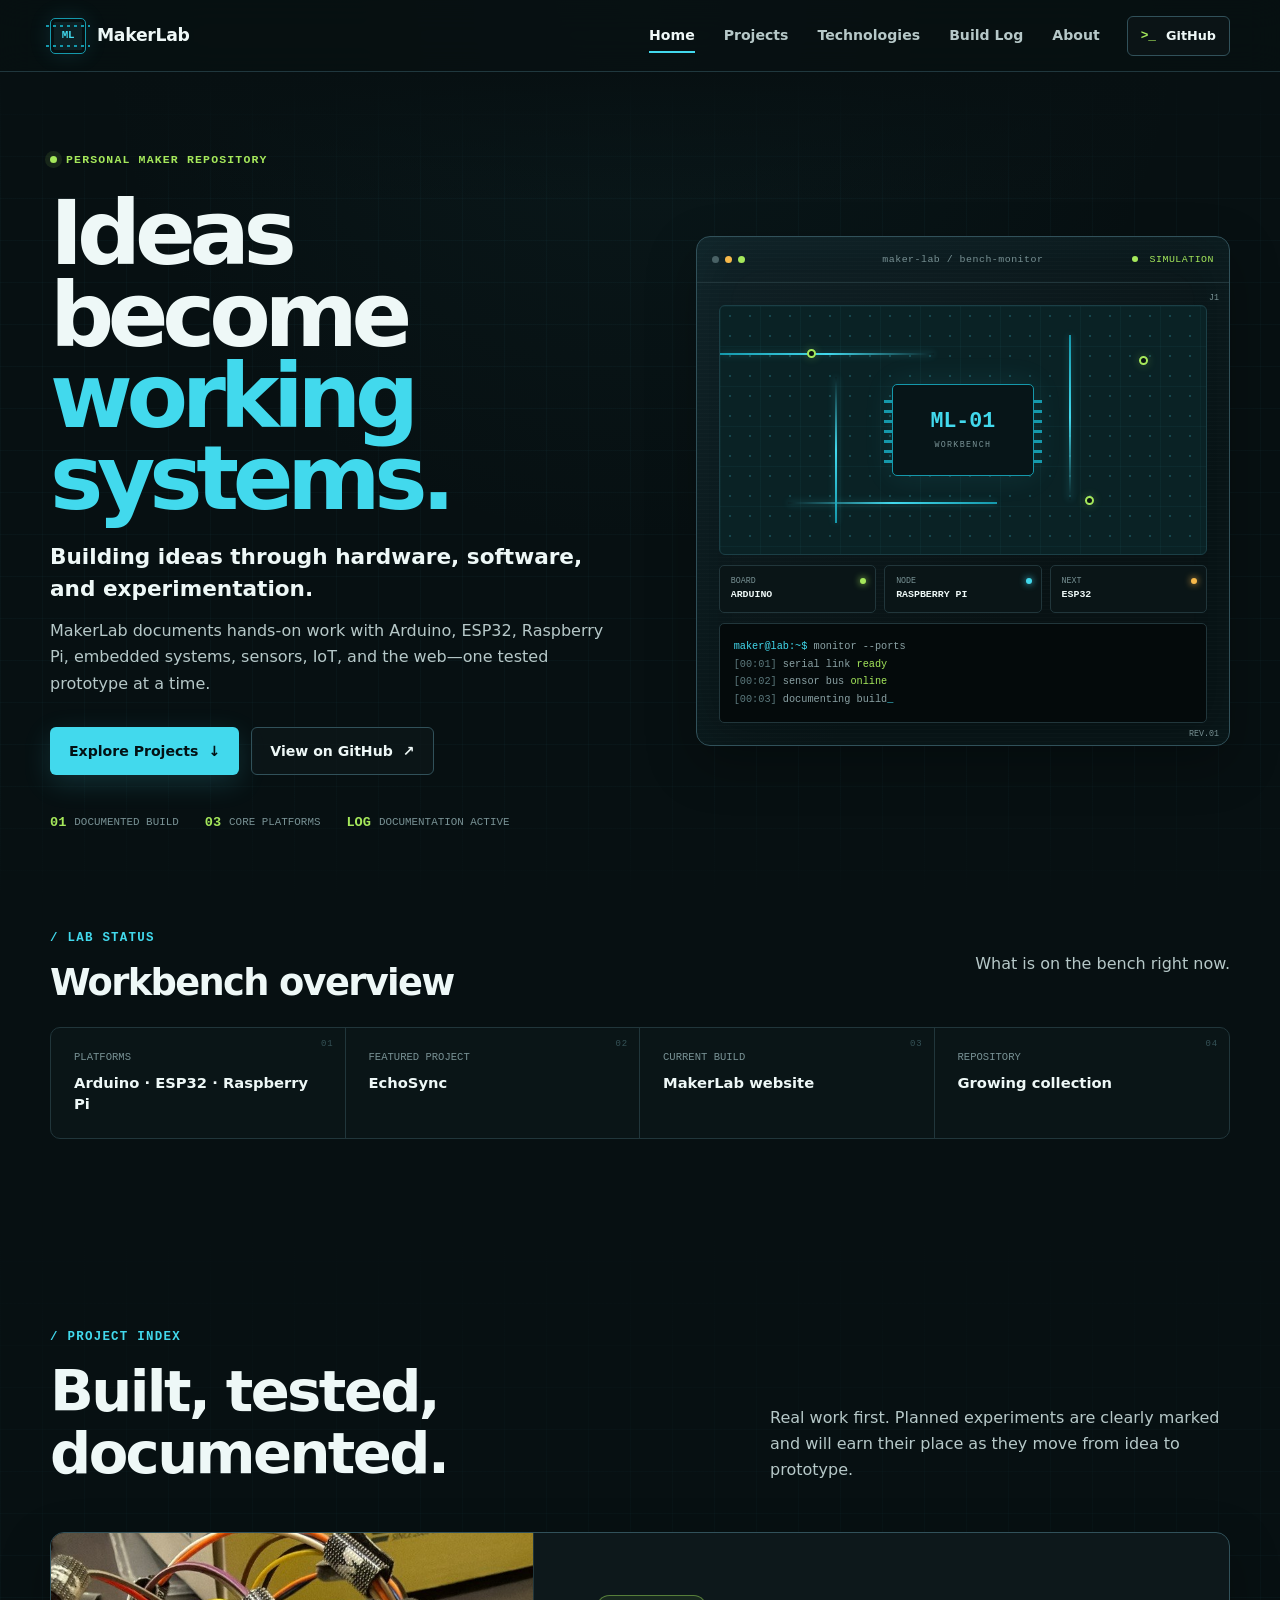
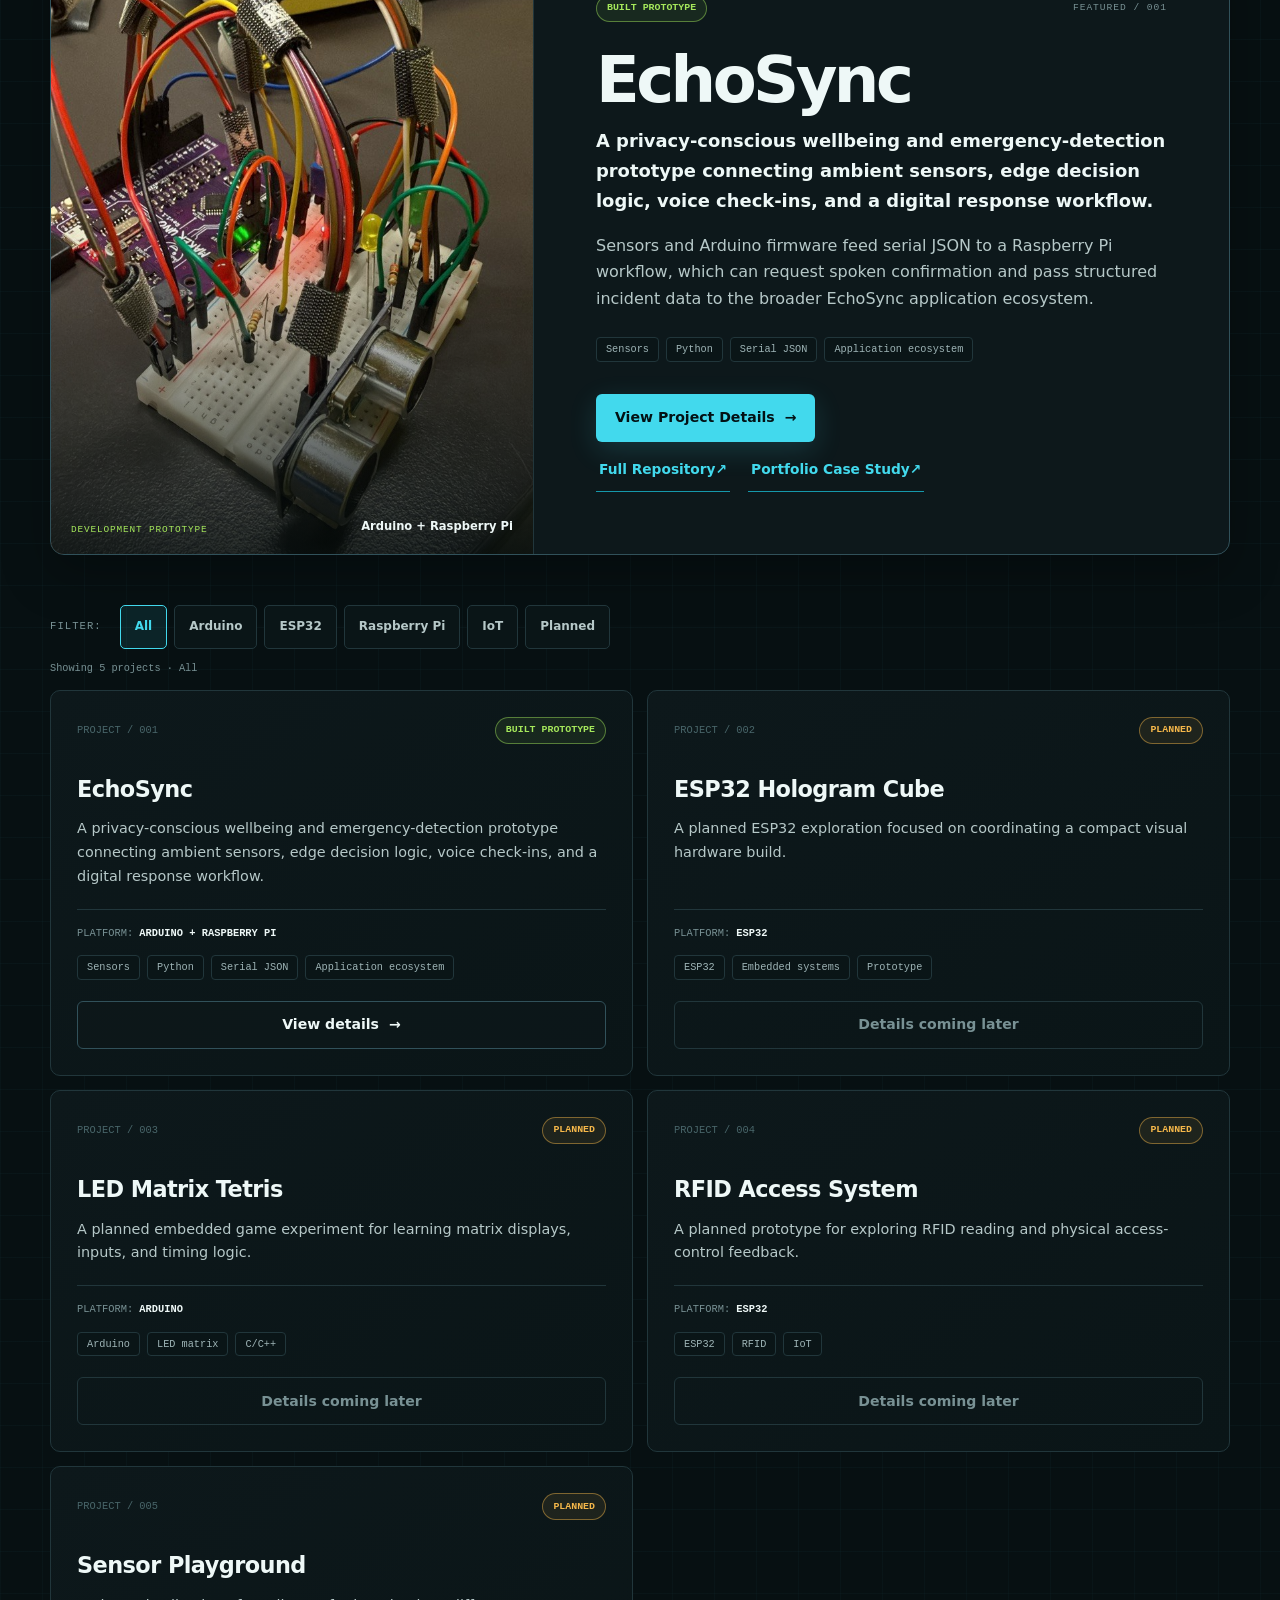
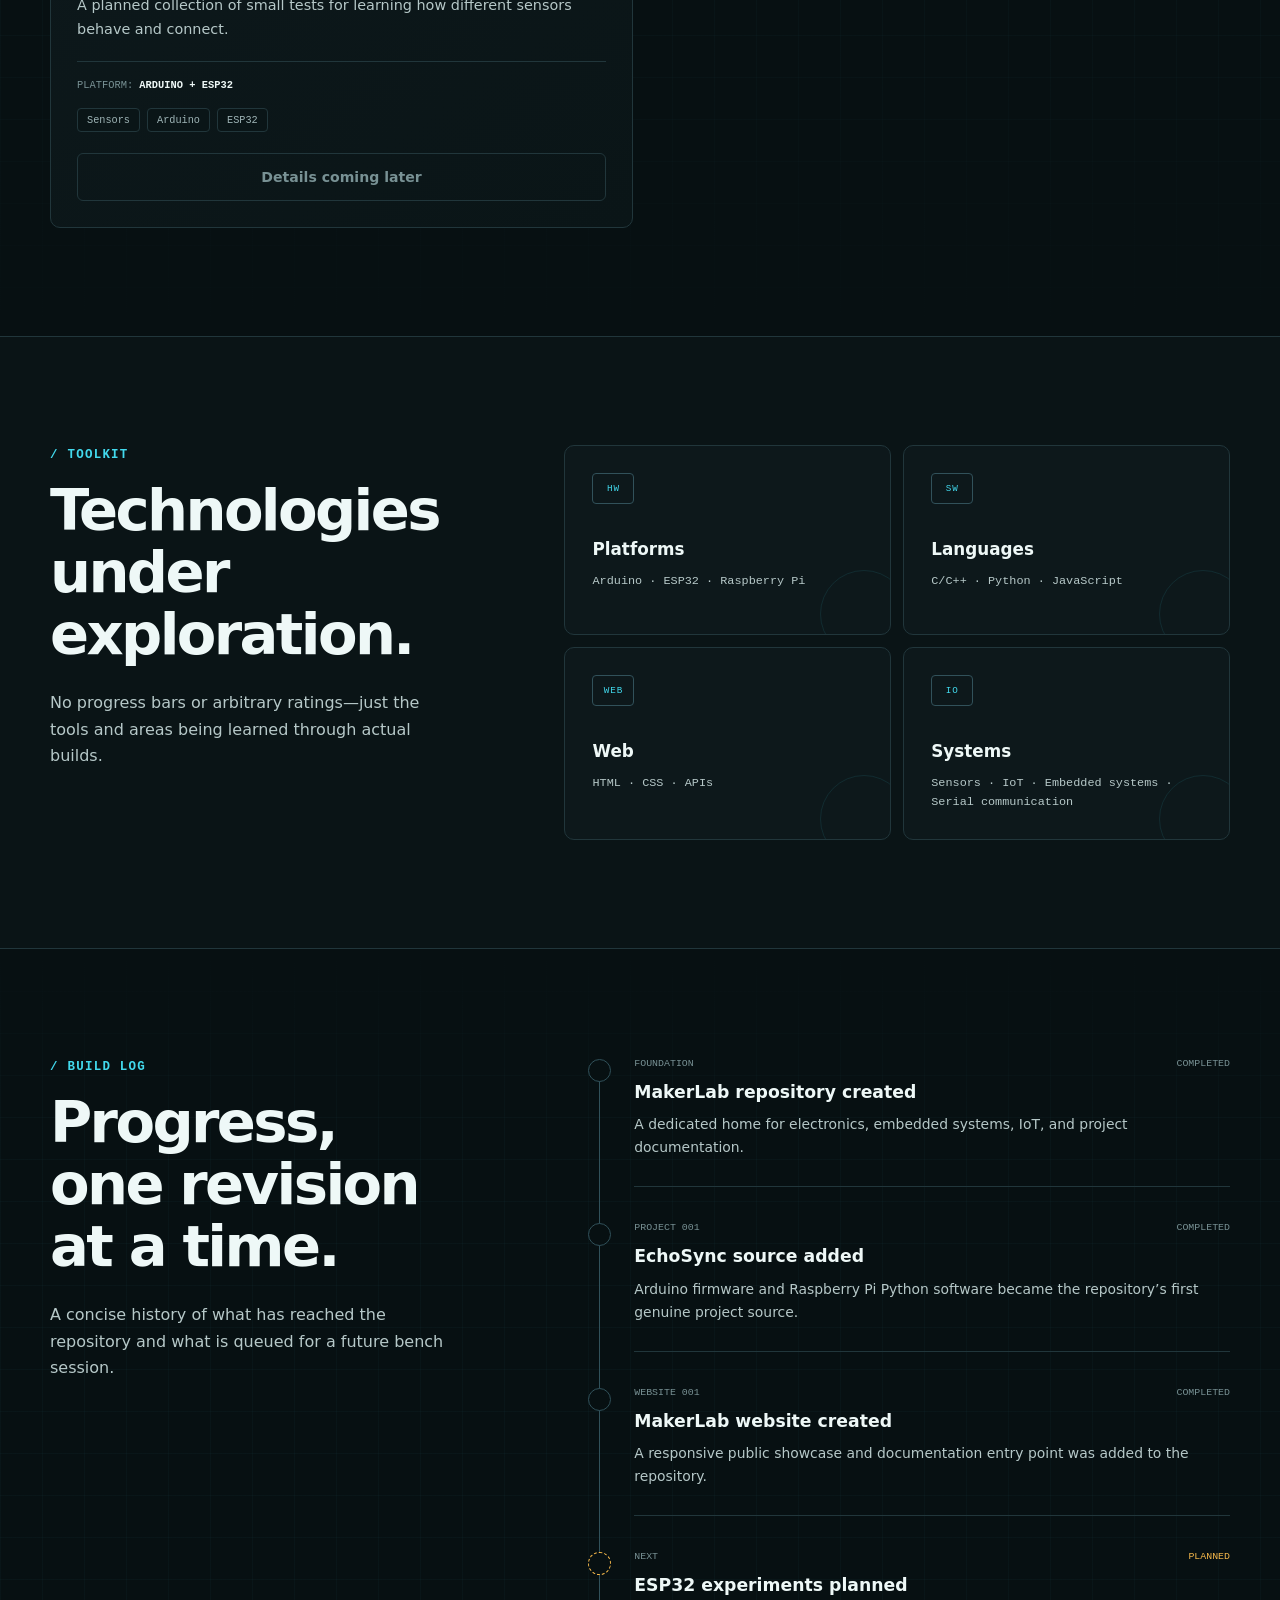
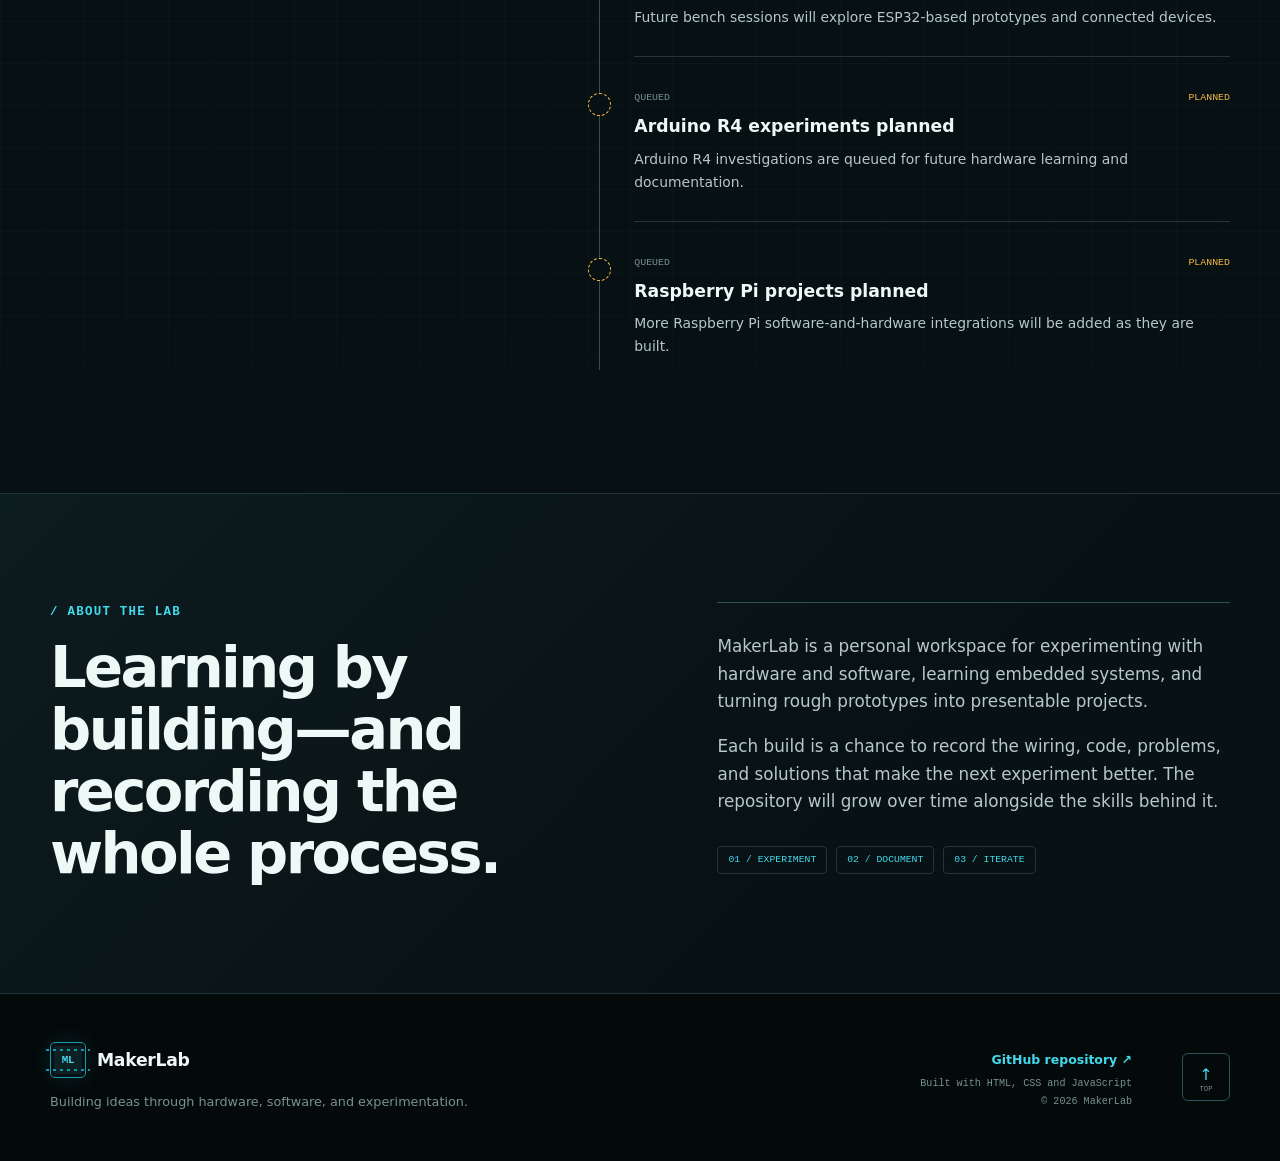
<file: index.html>
<!doctype html>
<html lang="en">
<head>
  <meta charset="utf-8">
  <meta name="viewport" content="width=device-width, initial-scale=1">
  <meta name="description" content="Maker-Lab documents hands-on Arduino, ESP32, Raspberry Pi, embedded systems, IoT, and web experiments.">
  <meta name="theme-color" content="#081113">
  <title>Maker-Lab | Hardware, software &amp; experiments</title>
  <link rel="icon" href="assets/icons/favicon.svg" type="image/svg+xml">
  <link rel="stylesheet" href="css/styles.css">
</head>
<body>
  <a class="skip-link" href="#main-content">Skip to content</a>

  <header class="site-header" data-site-header>
    <nav class="nav-shell container" aria-label="Primary navigation">
      <a class="brand" href="/#home" aria-label="Maker-Lab home">
        <span class="brand-mark" aria-hidden="true"><span>ML</span></span>
        <span class="brand-name">MakerLab</span>
      </a>

      <button class="nav-toggle" type="button" aria-expanded="false" aria-controls="primary-menu" aria-label="Open navigation menu">
        <span></span><span></span><span></span>
      </button>

      <div class="nav-menu" id="primary-menu">
        <a class="nav-link is-active" href="/#home">Home</a>
        <a class="nav-link" href="/#projects">Projects</a>
        <a class="nav-link" href="/#technologies">Technologies</a>
        <a class="nav-link" href="/#build-log">Build Log</a>
        <a class="nav-link" href="/#about">About</a>
        <a class="button button-small button-ghost github-link" href="https://github.com/feliciatanxl/MakerLab" target="_blank" rel="noreferrer">
          <span class="terminal-icon" aria-hidden="true">&gt;_</span> GitHub
        </a>
      </div>
    </nav>
  </header>

  <main id="main-content">
    <section class="hero section-grid" id="home" aria-labelledby="hero-title">
      <div class="container hero-layout">
        <div class="hero-copy">
          <p class="eyebrow"><span class="status-dot"></span> Personal maker repository</p>
          <h1 id="hero-title">Ideas become<br><span class="accent-text">working systems.</span></h1>
          <p class="hero-tagline">Building ideas through hardware, software, and experimentation.</p>
          <p class="hero-intro">MakerLab documents hands-on work with Arduino, ESP32, Raspberry Pi, embedded systems, sensors, IoT, and the web—one tested prototype at a time.</p>
          <div class="hero-actions">
            <a class="button button-primary" href="/#projects">Explore Projects <span aria-hidden="true">↓</span></a>
            <a class="button button-secondary" href="https://github.com/feliciatanxl/MakerLab" target="_blank" rel="noreferrer">View on GitHub <span aria-hidden="true">↗</span></a>
          </div>
          <div class="hero-meta" aria-label="Repository highlights">
            <span><b>01</b> documented build</span>
            <span><b>03</b> core platforms</span>
            <span><b>LOG</b> documentation active</span>
          </div>
        </div>

        <div class="workbench" aria-label="Decorative simulated electronics workbench display">
          <div class="workbench-topbar">
            <span class="window-controls" aria-hidden="true"><i></i><i></i><i></i></span>
            <span>maker-lab / bench-monitor</span>
            <span class="bench-live"><i></i> SIMULATION</span>
          </div>
          <div class="workbench-body">
            <div class="board-map" aria-hidden="true">
              <span class="trace trace-a"></span>
              <span class="trace trace-b"></span>
              <span class="trace trace-c"></span>
              <span class="trace trace-d"></span>
              <span class="trace-node node-a"></span>
              <span class="trace-node node-b"></span>
              <span class="trace-node node-c"></span>
              <div class="chip">
                <span>ML-01</span>
                <small>WORKBENCH</small>
              </div>
            </div>
            <div class="readout-grid">
              <div class="readout"><span>BOARD</span><strong>ARDUINO</strong><i class="led led-green"></i></div>
              <div class="readout"><span>NODE</span><strong>RASPBERRY PI</strong><i class="led led-cyan"></i></div>
              <div class="readout"><span>NEXT</span><strong>ESP32</strong><i class="led led-amber"></i></div>
            </div>
            <div class="terminal" aria-hidden="true">
              <p><span class="prompt">maker@lab:~$</span> monitor --ports</p>
              <p><span class="term-time">[00:01]</span> serial link <b>ready</b></p>
              <p><span class="term-time">[00:02]</span> sensor bus <b>online</b></p>
              <p><span class="term-time">[00:03]</span> documenting build<span class="cursor">_</span></p>
            </div>
          </div>
          <span class="corner-label corner-label-top">J1</span>
          <span class="corner-label corner-label-bottom">REV.01</span>
        </div>
      </div>
    </section>

    <section class="lab-overview" aria-labelledby="overview-title">
      <div class="container">
        <div class="section-heading compact-heading">
          <div>
            <p class="section-kicker">/ LAB STATUS</p>
            <h2 id="overview-title">Workbench overview</h2>
          </div>
          <p>What is on the bench right now.</p>
        </div>
        <div class="overview-grid">
          <article class="overview-card"><span class="card-index">01</span><p>Platforms</p><h3>Arduino · ESP32 · Raspberry Pi</h3></article>
          <article class="overview-card"><span class="card-index">02</span><p>Featured project</p><h3>EchoSync</h3></article>
          <article class="overview-card"><span class="card-index">03</span><p>Current build</p><h3>MakerLab website</h3></article>
          <article class="overview-card"><span class="card-index">04</span><p>Repository</p><h3>Growing collection</h3></article>
        </div>
      </div>
    </section>

    <section class="section section-grid" id="projects" aria-labelledby="projects-title">
      <div class="container">
        <div class="section-heading">
          <div>
            <p class="section-kicker">/ PROJECT INDEX</p>
            <h2 id="projects-title">Built, tested, documented.</h2>
          </div>
          <p>Real work first. Planned experiments are clearly marked and will earn their place as they move from idea to prototype.</p>
        </div>

        <article class="featured-project" aria-labelledby="featured-project-title" data-featured-project="echosync"></article>

        <div class="project-browser">
          <div class="filter-row" role="group" aria-label="Filter projects by platform or status">
            <span class="filter-label">FILTER:</span>
            <div class="filter-controls" data-project-filters></div>
          </div>
          <p class="results-status" data-filter-status aria-live="polite"></p>
          <div class="projects-grid" data-project-grid></div>
          <noscript><p class="notice">Enable JavaScript to view and filter the project index. EchoSync remains available above.</p></noscript>
        </div>
      </div>
    </section>

    <section class="section technologies-section" id="technologies" aria-labelledby="technologies-title">
      <div class="container technologies-layout">
        <div class="section-heading vertical-heading">
          <div>
            <p class="section-kicker">/ TOOLKIT</p>
            <h2 id="technologies-title">Technologies under exploration.</h2>
          </div>
          <p>No progress bars or arbitrary ratings—just the tools and areas being learned through actual builds.</p>
        </div>
        <div class="technology-grid">
          <article class="technology-card"><span class="tech-code">HW</span><h3>Platforms</h3><p>Arduino · ESP32 · Raspberry Pi</p></article>
          <article class="technology-card"><span class="tech-code">SW</span><h3>Languages</h3><p>C/C++ · Python · JavaScript</p></article>
          <article class="technology-card"><span class="tech-code">WEB</span><h3>Web</h3><p>HTML · CSS · APIs</p></article>
          <article class="technology-card"><span class="tech-code">IO</span><h3>Systems</h3><p>Sensors · IoT · Embedded systems · Serial communication</p></article>
        </div>
      </div>
    </section>

    <section class="section section-grid" id="build-log" aria-labelledby="build-log-title">
      <div class="container build-log-layout">
        <div class="section-heading vertical-heading sticky-heading">
          <div>
            <p class="section-kicker">/ BUILD LOG</p>
            <h2 id="build-log-title">Progress, one revision at a time.</h2>
          </div>
          <p>A concise history of what has reached the repository and what is queued for a future bench session.</p>
        </div>
        <ol class="timeline" data-build-log></ol>
      </div>
    </section>

    <section class="section about-section" id="about" aria-labelledby="about-title">
      <div class="container about-layout">
        <div>
          <p class="section-kicker">/ ABOUT THE LAB</p>
          <h2 id="about-title">Learning by building—and recording the whole process.</h2>
        </div>
        <div class="about-copy">
          <p>MakerLab is a personal workspace for experimenting with hardware and software, learning embedded systems, and turning rough prototypes into presentable projects.</p>
          <p>Each build is a chance to record the wiring, code, problems, and solutions that make the next experiment better. The repository will grow over time alongside the skills behind it.</p>
          <div class="about-values" aria-label="Maker-Lab principles">
            <span>01 / EXPERIMENT</span><span>02 / DOCUMENT</span><span>03 / ITERATE</span>
          </div>
        </div>
      </div>
    </section>
  </main>

  <footer class="site-footer">
    <div class="container footer-grid">
      <div>
        <a class="brand footer-brand" href="/#home" aria-label="Back to Maker-Lab home">
          <span class="brand-mark" aria-hidden="true"><span>ML</span></span><span class="brand-name">MakerLab</span>
        </a>
        <p>Building ideas through hardware, software, and experimentation.</p>
      </div>
      <div class="footer-meta">
        <a href="https://github.com/feliciatanxl/MakerLab" target="_blank" rel="noreferrer">GitHub repository <span aria-hidden="true">↗</span></a>
        <p>Built with HTML, CSS and JavaScript</p>
        <p>© <span data-current-year></span> MakerLab</p>
      </div>
      <a class="back-to-top" href="/#home" aria-label="Back to top">↑<span>TOP</span></a>
    </div>
  </footer>

  <script src="js/projects-data.js"></script>
  <script src="js/app.js"></script>
</body>
</html>
</file>
<file: css/styles.css>
/* Maker-Lab shared design system */
:root {
  color-scheme: dark;
  --bg: #071012;
  --bg-deep: #04090a;
  --surface: #0d181b;
  --surface-raised: #122125;
  --surface-soft: #0a1517;
  --border: #21363b;
  --border-bright: #31515a;
  --text: #eef8f7;
  --text-soft: #b6c8c8;
  --muted: #789194;
  --cyan: #42d9ed;
  --cyan-dark: #1598ab;
  --lime: #a5e85b;
  --amber: #f6b84a;
  --danger: #ff7e67;
  --shadow: 0 18px 50px rgb(0 0 0 / 28%);
  --glow: 0 0 22px rgb(66 217 237 / 13%);
  --radius-sm: 6px;
  --radius: 10px;
  --radius-lg: 14px;
  --container: 1180px;
  --nav-height: 72px;
  --font-sans: Inter, ui-sans-serif, system-ui, -apple-system, BlinkMacSystemFont, "Segoe UI", sans-serif;
  --font-mono: "Cascadia Code", "SFMono-Regular", Consolas, "Liberation Mono", monospace;
}

*, *::before, *::after { box-sizing: border-box; }

html {
  scroll-behavior: smooth;
  scroll-padding-top: calc(var(--nav-height) + 20px);
}

body {
  margin: 0;
  min-width: min(320px, 100%);
  overflow-x: hidden;
  background:
    radial-gradient(circle at 50% 0, rgb(32 89 95 / 12%), transparent 34rem),
    var(--bg);
  color: var(--text);
  font-family: var(--font-sans);
  line-height: 1.65;
  -webkit-font-smoothing: antialiased;
}

body.menu-open { overflow: hidden; }

a { color: inherit; text-decoration: none; }
button, a { -webkit-tap-highlight-color: transparent; }
button, input { font: inherit; }
img, svg { display: block; max-width: 100%; }
p, h1, h2, h3 { margin-top: 0; }

:focus-visible {
  outline: 3px solid var(--lime);
  outline-offset: 4px;
}

::selection { background: var(--cyan); color: var(--bg-deep); }

.container { width: min(calc(100% - 40px), var(--container)); margin-inline: auto; }

.skip-link {
  position: fixed;
  z-index: 1000;
  top: 12px;
  left: 12px;
  padding: 10px 16px;
  transform: translateY(-160%);
  border-radius: var(--radius-sm);
  background: var(--lime);
  color: var(--bg-deep);
  font-weight: 800;
}

.skip-link:focus { transform: translateY(0); }

.section { padding: 108px 0; }

.section-grid {
  position: relative;
  background-image:
    linear-gradient(rgb(66 217 237 / 3%) 1px, transparent 1px),
    linear-gradient(90deg, rgb(66 217 237 / 3%) 1px, transparent 1px);
  background-size: 42px 42px;
}

.section-grid::after {
  position: absolute;
  inset: 0;
  pointer-events: none;
  content: "";
  background: linear-gradient(180deg, var(--bg) 0, transparent 16%, transparent 84%, var(--bg) 100%);
}

.section-grid > .container { position: relative; z-index: 1; }

.section-kicker,
.eyebrow,
.filter-label,
.project-code,
.card-index,
.tech-code {
  font-family: var(--font-mono);
  letter-spacing: .1em;
  text-transform: uppercase;
}

.section-kicker {
  margin-bottom: 14px;
  color: var(--cyan);
  font-size: .78rem;
  font-weight: 700;
}

.section-heading {
  display: flex;
  align-items: end;
  justify-content: space-between;
  gap: 48px;
  margin-bottom: 46px;
}

.section-heading h2,
.about-layout h2 {
  max-width: 760px;
  margin-bottom: 0;
  font-size: clamp(2rem, 4.5vw, 3.6rem);
  line-height: 1.08;
  letter-spacing: -.045em;
}

.section-heading > p,
.vertical-heading > div + p {
  max-width: 460px;
  margin-bottom: 2px;
  color: var(--text-soft);
}

.vertical-heading { display: block; }
.vertical-heading h2 { margin-bottom: 24px; }

/* Navigation */
.site-header {
  position: sticky;
  z-index: 100;
  top: 0;
  height: var(--nav-height);
  border-bottom: 1px solid rgb(49 81 90 / 62%);
  background: rgb(7 16 18 / 88%);
  backdrop-filter: blur(16px);
}

.nav-shell { display: flex; align-items: center; justify-content: space-between; height: 100%; }
.brand { display: inline-flex; align-items: center; gap: 11px; font-weight: 800; letter-spacing: -.02em; }

.brand-mark {
  position: relative;
  display: grid;
  width: 36px;
  height: 36px;
  place-items: center;
  border: 1px solid var(--cyan-dark);
  border-radius: 5px;
  background: #0d2024;
  box-shadow: inset 0 0 0 3px var(--bg), var(--glow);
  color: var(--cyan);
  font: 700 .68rem/1 var(--font-mono);
}

.brand-mark::before,
.brand-mark::after {
  position: absolute;
  width: 44px;
  height: 2px;
  background: repeating-linear-gradient(90deg, var(--cyan-dark) 0 3px, transparent 3px 7px);
  content: "";
}

.brand-mark::before { top: 6px; }
.brand-mark::after { bottom: 6px; }
.brand-mark span { position: relative; z-index: 1; }
.brand-name { font-size: 1.08rem; }
.nav-menu { display: flex; align-items: center; gap: 5px; }

.nav-link {
  position: relative;
  padding: 10px 12px;
  color: var(--text-soft);
  font-size: .88rem;
  font-weight: 650;
}

.nav-link::after {
  position: absolute;
  right: 12px;
  bottom: 4px;
  left: 12px;
  height: 2px;
  transform: scaleX(0);
  background: var(--cyan);
  content: "";
  transition: transform .2s ease;
}

.nav-link:hover, .nav-link.is-active { color: var(--text); }
.nav-link.is-active::after { transform: scaleX(1); }
.github-link { margin-left: 10px; }
.terminal-icon { color: var(--lime); font-family: var(--font-mono); }

.nav-toggle {
  display: none;
  width: 46px;
  height: 46px;
  padding: 0;
  border: 1px solid var(--border);
  border-radius: var(--radius-sm);
  background: var(--surface);
  color: var(--text);
}

.nav-toggle span {
  display: block;
  width: 20px;
  height: 2px;
  margin: 5px auto;
  background: currentColor;
  transition: transform .2s ease, opacity .2s ease;
}

.nav-toggle[aria-expanded="true"] span:first-child { transform: translateY(7px) rotate(45deg); }
.nav-toggle[aria-expanded="true"] span:nth-child(2) { opacity: 0; }
.nav-toggle[aria-expanded="true"] span:last-child { transform: translateY(-7px) rotate(-45deg); }

/* Buttons and links */
.button {
  display: inline-flex;
  min-height: 48px;
  align-items: center;
  justify-content: center;
  gap: 10px;
  padding: 11px 18px;
  border: 1px solid transparent;
  border-radius: var(--radius-sm);
  font-size: .88rem;
  font-weight: 800;
  line-height: 1.2;
  transition: border-color .2s ease, background-color .2s ease, color .2s ease, transform .2s ease;
}

.button:hover { transform: translateY(-2px); }
.button-primary { background: var(--cyan); color: #031114; box-shadow: 0 8px 28px rgb(66 217 237 / 16%); }
.button-primary:hover { background: #78e7f5; }
.button-secondary, .button-ghost { border-color: var(--border-bright); background: rgb(13 24 27 / 70%); color: var(--text); }
.button-secondary:hover, .button-ghost:hover { border-color: var(--cyan); background: var(--surface-raised); }
.button-small { min-height: 40px; padding: 8px 13px; font-size: .8rem; }
.text-link { padding: 10px 3px; border-bottom: 1px solid var(--border-bright); color: var(--text); font-size: .88rem; font-weight: 800; }
.text-link:hover { border-color: var(--lime); color: var(--lime); }

/* Hero */
.hero { min-height: calc(100svh - var(--nav-height)); padding: 78px 0 66px; }
.hero-layout { display: grid; grid-template-columns: minmax(0, 1.02fr) minmax(420px, .98fr); align-items: center; gap: clamp(40px, 7vw, 92px); }
.eyebrow { display: flex; align-items: center; gap: 9px; margin-bottom: 24px; color: var(--lime); font-size: .72rem; font-weight: 700; }
.status-dot { width: 7px; height: 7px; border-radius: 50%; background: var(--lime); box-shadow: 0 0 0 5px rgb(165 232 91 / 10%); }

.hero h1 {
  max-width: 760px;
  margin-bottom: 22px;
  font-size: clamp(3.3rem, 7vw, 6.4rem);
  line-height: .91;
  letter-spacing: -.07em;
}

.accent-text { color: var(--cyan); }
.hero-tagline { max-width: 650px; margin-bottom: 12px; color: var(--text); font-size: clamp(1.12rem, 2vw, 1.35rem); font-weight: 650; line-height: 1.5; }
.hero-intro { max-width: 650px; margin-bottom: 30px; color: var(--text-soft); }
.hero-actions { display: flex; flex-wrap: wrap; gap: 12px; }
.hero-meta { display: flex; flex-wrap: wrap; gap: 26px; margin-top: 38px; color: var(--muted); font: .68rem/1.4 var(--font-mono); text-transform: uppercase; }
.hero-meta span { display: flex; align-items: center; gap: 8px; }
.hero-meta b { color: var(--lime); font-size: .85rem; }

.workbench {
  position: relative;
  overflow: hidden;
  border: 1px solid var(--border-bright);
  border-radius: var(--radius-lg);
  background: linear-gradient(145deg, #102126, #081214 68%);
  box-shadow: var(--shadow), inset 0 0 55px rgb(66 217 237 / 4%);
}

.workbench::before {
  position: absolute;
  inset: 0;
  pointer-events: none;
  content: "";
  background: repeating-linear-gradient(0deg, transparent 0 3px, rgb(255 255 255 / 1%) 3px 4px);
}

.workbench-topbar {
  position: relative;
  z-index: 1;
  display: grid;
  grid-template-columns: 1fr auto 1fr;
  align-items: center;
  min-height: 46px;
  padding: 0 15px;
  border-bottom: 1px solid var(--border);
  color: var(--muted);
  font: .62rem/1 var(--font-mono);
  letter-spacing: .05em;
}

.window-controls { display: flex; gap: 6px; }
.window-controls i { width: 7px; height: 7px; border-radius: 50%; background: #496165; }
.window-controls i:nth-child(2) { background: var(--amber); }
.window-controls i:nth-child(3) { background: var(--lime); }
.bench-live { justify-self: end; color: var(--lime); }
.bench-live i { display: inline-block; width: 6px; height: 6px; margin-right: 5px; border-radius: 50%; background: currentColor; animation: pulse-led 2.4s ease-in-out infinite; }
.workbench-body { position: relative; z-index: 1; padding: 22px; }

.board-map {
  position: relative;
  height: 250px;
  overflow: hidden;
  border: 1px solid #1b3f46;
  border-radius: var(--radius-sm);
  background-color: #0a2225;
  background-image:
    radial-gradient(circle, rgb(66 217 237 / 20%) 1px, transparent 1.5px),
    linear-gradient(rgb(66 217 237 / 4%) 1px, transparent 1px),
    linear-gradient(90deg, rgb(66 217 237 / 4%) 1px, transparent 1px);
  background-position: 0 0, 0 0, 0 0;
  background-size: 20px 20px, 40px 40px, 40px 40px;
}

.chip {
  position: absolute;
  top: 50%;
  left: 50%;
  display: grid;
  width: 142px;
  height: 92px;
  place-content: center;
  transform: translate(-50%, -50%);
  border: 1px solid var(--cyan-dark);
  border-radius: 5px;
  background: #071518;
  box-shadow: 0 0 30px rgb(66 217 237 / 10%);
  text-align: center;
}

.chip::before, .chip::after { position: absolute; top: 12px; bottom: 12px; width: 9px; content: ""; background: repeating-linear-gradient(0deg, var(--cyan-dark) 0 3px, transparent 3px 10px); }
.chip::before { left: -9px; }
.chip::after { right: -9px; }
.chip span { color: var(--cyan); font: 800 1.35rem/1 var(--font-mono); }
.chip small { margin-top: 8px; color: var(--muted); font: .52rem/1 var(--font-mono); letter-spacing: .16em; }
.trace { position: absolute; height: 2px; transform-origin: left; background: linear-gradient(90deg, var(--cyan-dark), var(--cyan), transparent); box-shadow: 0 0 7px rgb(66 217 237 / 32%); animation: trace-flow 4s ease-in-out infinite; }
.trace-a { top: 47px; left: 0; width: 44%; }
.trace-b { top: 196px; right: 0; width: 43%; transform: rotate(180deg); }
.trace-c { top: 28px; left: 72%; width: 34%; transform: rotate(90deg); }
.trace-d { top: 216px; left: 24%; width: 30%; transform: rotate(-90deg); }
.trace-node { position: absolute; width: 9px; height: 9px; border: 2px solid var(--lime); border-radius: 50%; background: var(--bg); box-shadow: 0 0 10px rgb(165 232 91 / 30%); }
.node-a { top: 43px; left: 18%; }
.node-b { right: 23%; bottom: 49px; }
.node-c { top: 20%; right: 12%; }
.readout-grid { display: grid; grid-template-columns: repeat(3, 1fr); gap: 8px; margin-top: 10px; }
.readout { position: relative; min-width: 0; padding: 11px 20px 11px 11px; border: 1px solid var(--border); border-radius: 5px; background: var(--surface-soft); }
.readout span { display: block; margin-bottom: 4px; color: var(--muted); font: .52rem/1 var(--font-mono); }
.readout strong { display: block; overflow: hidden; color: var(--text); font: 700 .62rem/1.2 var(--font-mono); text-overflow: ellipsis; white-space: nowrap; }
.led { position: absolute; top: 12px; right: 9px; width: 6px; height: 6px; border-radius: 50%; background: currentColor; box-shadow: 0 0 7px currentColor; }
.led-green { color: var(--lime); }
.led-cyan { color: var(--cyan); }
.led-amber { color: var(--amber); }
.terminal { margin-top: 10px; padding: 14px; border: 1px solid var(--border); border-radius: 5px; background: #040a0b; color: #8ba2a5; font: .64rem/1.7 var(--font-mono); }
.terminal p { margin: 0; }
.terminal .prompt { color: var(--cyan); }
.terminal .term-time { color: #5c797d; }
.terminal b { color: var(--lime); font-weight: 500; }
.cursor { color: var(--cyan); animation: cursor-blink 1s steps(2, end) infinite; }
.corner-label { position: absolute; z-index: 2; color: var(--muted); font: .52rem/1 var(--font-mono); }
.corner-label-top { top: 57px; right: 10px; }
.corner-label-bottom { right: 10px; bottom: 7px; }

/* Overview */
.lab-overview { padding: 28px 0 80px; }
.compact-heading { align-items: center; margin-bottom: 25px; }
.compact-heading h2 { font-size: clamp(1.7rem, 3vw, 2.3rem); }
.overview-grid { display: grid; grid-template-columns: repeat(4, minmax(0, 1fr)); border: 1px solid var(--border); border-radius: var(--radius); background: var(--surface-soft); }
.overview-card { position: relative; min-width: 0; padding: 23px; border-right: 1px solid var(--border); }
.overview-card:last-child { border-right: 0; }
.overview-card p { margin-bottom: 7px; color: var(--muted); font: .66rem/1.3 var(--font-mono); text-transform: uppercase; }
.overview-card h3 { margin: 0; font-size: .92rem; line-height: 1.45; }
.card-index { position: absolute; top: 9px; right: 11px; color: #355257; font-size: .56rem; }

/* Featured project */
.featured-project { display: grid; grid-template-columns: minmax(320px, .82fr) minmax(0, 1.18fr); overflow: hidden; border: 1px solid var(--border-bright); border-radius: var(--radius-lg); background: var(--surface); box-shadow: var(--shadow); }
.featured-visual { position: relative; display: grid; min-height: 480px; overflow: hidden; place-items: center; border-right: 1px solid var(--border); background-color: #091c1f; background-image: radial-gradient(circle, rgb(66 217 237 / 18%) 1px, transparent 1.5px); background-size: 22px 22px; }
.featured-visual::after { position: absolute; inset: 0; content: ""; background: radial-gradient(circle at center, transparent 15%, #091c1f 70%); }
.signal-ring { position: absolute; z-index: 1; width: 255px; height: 255px; border: 1px solid rgb(66 217 237 / 30%); border-radius: 50%; }
.ring-two { width: 360px; height: 360px; border-style: dashed; border-color: rgb(165 232 91 / 15%); animation: ring-rotate 36s linear infinite; }
.echo-core { position: relative; z-index: 2; display: grid; width: 132px; height: 132px; place-content: center; border: 1px solid var(--cyan); border-radius: 50%; background: #081416; box-shadow: 0 0 45px rgb(66 217 237 / 17%); text-align: center; }
.echo-core span { color: var(--cyan); font: 800 2rem/1 var(--font-mono); }
.echo-core small { margin-top: 9px; color: var(--muted); font: .5rem/1 var(--font-mono); letter-spacing: .12em; }
.sensor-label { position: absolute; z-index: 2; padding: 5px 8px; border: 1px solid var(--border-bright); border-radius: 4px; background: #081416; color: var(--text-soft); font: .54rem/1 var(--font-mono); }
.label-sound { top: 18%; left: 12%; }
.label-motion { top: 20%; right: 12%; }
.label-distance { right: 9%; bottom: 18%; }
.label-load { bottom: 16%; left: 15%; }
.featured-content { padding: clamp(30px, 5vw, 62px); }
.project-topline { display: flex; align-items: center; justify-content: space-between; gap: 20px; margin-bottom: 28px; }
.project-code { color: var(--muted); font-size: .6rem; }
.status-badge { display: inline-flex; min-height: 27px; align-items: center; padding: 4px 10px; border: 1px solid; border-radius: 99px; font: 700 .62rem/1 var(--font-mono); text-transform: uppercase; }
.status-built { border-color: rgb(165 232 91 / 45%); background: rgb(165 232 91 / 8%); color: var(--lime); }
.status-planned { border-color: rgb(246 184 74 / 45%); background: rgb(246 184 74 / 8%); color: var(--amber); }
.featured-content h3 { margin-bottom: 16px; font-size: clamp(2.5rem, 5vw, 4.4rem); line-height: .95; letter-spacing: -.055em; }
.featured-content p { color: var(--text-soft); }
.featured-content .featured-lead { color: var(--text); font-size: 1.12rem; font-weight: 650; }
.tag-list { display: flex; flex-wrap: wrap; gap: 7px; margin-top: 25px; }
.tag-list span { padding: 5px 9px; border: 1px solid var(--border); border-radius: 4px; background: var(--surface-soft); color: #9eb4b6; font: .64rem/1.2 var(--font-mono); }
.featured-project-actions { display: grid; gap: 6px; justify-items: start; margin-top: 32px; }
.featured-project-secondary-actions { display: flex; flex-wrap: wrap; align-items: center; gap: 4px 18px; }
.featured-project-secondary-actions .text-link { display: inline-flex; min-height: 44px; align-items: center; border-color: var(--cyan-dark); color: var(--cyan); }
.featured-photo { margin: 0; isolation: isolate; }
.featured-photo::after { z-index: 1; background: linear-gradient(180deg, transparent 45%, rgb(3 10 11 / 86%) 100%); }
.featured-photo img { position: absolute; inset: 0; width: 100%; height: 100%; object-fit: cover; object-position: center 68%; }
.featured-photo figcaption { position: absolute; z-index: 2; right: 20px; bottom: 18px; left: 20px; display: flex; align-items: end; justify-content: space-between; gap: 16px; color: var(--text); font-size: .72rem; }
.featured-photo figcaption span { color: var(--lime); font: .59rem/1.2 var(--font-mono); letter-spacing: .09em; }
.featured-photo figcaption strong { max-width: 210px; text-align: right; }
.external-project-link { font-size: .86rem; }

/* Project browser */
.project-browser { margin-top: 50px; }
.filter-row { display: flex; align-items: center; gap: 18px; }
.filter-label { color: var(--muted); font-size: .66rem; }
.filter-controls { display: flex; flex-wrap: wrap; gap: 7px; }
.filter-button { min-height: 44px; padding: 8px 14px; border: 1px solid var(--border); border-radius: 5px; background: var(--surface-soft); color: var(--text-soft); font-size: .75rem; font-weight: 750; cursor: pointer; }
.filter-button:hover { border-color: var(--border-bright); color: var(--text); }
.filter-button[aria-pressed="true"] { border-color: var(--cyan); background: rgb(66 217 237 / 10%); color: var(--cyan); }
.results-status { min-height: 24px; margin: 12px 0 5px; color: var(--muted); font: .64rem/1.5 var(--font-mono); }
.projects-grid { display: grid; grid-template-columns: repeat(2, minmax(0, 1fr)); gap: 14px; }
.project-card { display: flex; min-width: 0; min-height: 315px; flex-direction: column; padding: 26px; border: 1px solid var(--border); border-radius: var(--radius); background: linear-gradient(145deg, var(--surface), var(--surface-soft)); transition: border-color .2s ease, transform .2s ease, background-color .2s ease; }
.project-card:hover { transform: translateY(-3px); border-color: var(--border-bright); }
.project-card-top { display: flex; align-items: center; justify-content: space-between; gap: 18px; }
.project-number { color: #49666a; font: .65rem/1 var(--font-mono); }
.project-card h3 { margin: 27px 0 10px; font-size: 1.4rem; letter-spacing: -.025em; }
.project-card p { margin-bottom: 20px; color: var(--text-soft); font-size: .9rem; }
.project-platform { margin-top: auto; padding-top: 16px; border-top: 1px solid var(--border); color: var(--muted); font: .65rem/1.4 var(--font-mono); text-transform: uppercase; }
.project-platform strong { color: var(--text); font-weight: 650; }
.project-card .tag-list { margin-top: 15px; }
.project-card-action { margin-top: 21px; }
.project-card-action:disabled { border-color: var(--border); background: transparent; color: var(--muted); cursor: not-allowed; }
.notice { padding: 16px; border: 1px solid var(--amber); color: var(--text-soft); }

/* Technologies */
.technologies-section { border-block: 1px solid var(--border); background: #0a1416; }
.technologies-layout { display: grid; grid-template-columns: minmax(280px, .75fr) minmax(0, 1.25fr); gap: clamp(50px, 9vw, 120px); }
.technology-grid { display: grid; grid-template-columns: repeat(2, minmax(0, 1fr)); gap: 12px; }
.technology-card { position: relative; min-height: 190px; padding: 27px; overflow: hidden; border: 1px solid var(--border); border-radius: var(--radius); background: var(--surface); }
.technology-card::after { position: absolute; right: -18px; bottom: -24px; width: 88px; height: 88px; border: 1px solid rgb(66 217 237 / 10%); border-radius: 50%; content: ""; }
.tech-code { display: inline-grid; width: 42px; height: 31px; margin-bottom: 32px; place-items: center; border: 1px solid var(--border-bright); border-radius: 4px; color: var(--cyan); font-size: .58rem; }
.technology-card h3 { margin-bottom: 8px; font-size: 1.05rem; }
.technology-card p { margin: 0; color: var(--text-soft); font: .74rem/1.6 var(--font-mono); }

/* Build log */
.build-log-layout { display: grid; grid-template-columns: minmax(280px, .78fr) minmax(0, 1.22fr); gap: clamp(52px, 10vw, 130px); }
.sticky-heading { align-self: start; position: sticky; top: calc(var(--nav-height) + 30px); }
.timeline { position: relative; margin: 0; padding: 0; list-style: none; }
.timeline::before { position: absolute; top: 15px; bottom: 15px; left: 11px; width: 1px; background: var(--border-bright); content: ""; }
.timeline-item { position: relative; display: grid; grid-template-columns: 24px 1fr; gap: 22px; padding-bottom: 34px; }
.timeline-item:last-child { padding-bottom: 0; }
.timeline-marker { position: relative; z-index: 1; width: 23px; height: 23px; margin-top: 2px; border: 1px solid var(--border-bright); border-radius: 50%; background: var(--bg); }
.timeline-item.is-complete .timeline-marker { border-color: var(--lime); box-shadow: 0 0 0 5px rgb(165 232 91 / 6%); }
.timeline-item.is-complete .timeline-marker::after { position: absolute; inset: 6px; border-radius: 50%; background: var(--lime); content: ""; }
.timeline-item.is-planned .timeline-marker { border-color: var(--amber); border-style: dashed; }
.timeline-content { padding: 0 0 27px; border-bottom: 1px solid var(--border); }
.timeline-item:last-child .timeline-content { border-bottom: 0; }
.timeline-meta { display: flex; justify-content: space-between; gap: 20px; margin-bottom: 7px; color: var(--muted); font: .62rem/1.4 var(--font-mono); text-transform: uppercase; }
.timeline-meta .complete { color: var(--lime); }
.timeline-meta .planned { color: var(--amber); }
.timeline-content h3 { margin-bottom: 7px; font-size: 1.08rem; }
.timeline-content p { margin: 0; color: var(--text-soft); font-size: .87rem; }

/* About and footer */
.about-section { border-top: 1px solid var(--border); background: linear-gradient(135deg, #0d1c1f, #081113 65%); }
.about-layout { display: grid; grid-template-columns: minmax(280px, 1fr) minmax(0, .95fr); gap: clamp(50px, 10vw, 140px); align-items: start; }
.about-copy { padding-top: 30px; border-top: 1px solid var(--border-bright); }
.about-copy > p { color: var(--text-soft); font-size: 1.05rem; }
.about-values { display: flex; flex-wrap: wrap; gap: 9px; margin-top: 30px; }
.about-values span { padding: 8px 10px; border: 1px solid var(--border); border-radius: 4px; color: var(--cyan); font: .61rem/1 var(--font-mono); }
.site-footer { padding: 48px 0; border-top: 1px solid var(--border); background: var(--bg-deep); }
.footer-grid { display: grid; grid-template-columns: 1fr auto auto; align-items: center; gap: 50px; }
.footer-brand { margin-bottom: 13px; }
.footer-grid > div:first-child > p { max-width: 450px; margin: 0; color: var(--muted); font-size: .8rem; }
.footer-meta { text-align: right; }
.footer-meta a { color: var(--cyan); font-size: .78rem; font-weight: 750; }
.footer-meta a:hover { color: var(--lime); }
.footer-meta p { margin: 4px 0 0; color: var(--muted); font: .63rem/1.4 var(--font-mono); }
.back-to-top { display: grid; width: 48px; height: 48px; place-content: center; border: 1px solid var(--border-bright); border-radius: var(--radius-sm); color: var(--cyan); text-align: center; transition: border-color .2s ease, background-color .2s ease; }
.back-to-top:hover { border-color: var(--cyan); background: var(--surface); }
.back-to-top span { display: block; margin-top: -2px; color: var(--muted); font: .45rem/1 var(--font-mono); }

@keyframes pulse-led { 0%, 100% { opacity: .45; } 50% { opacity: 1; } }
@keyframes trace-flow { 0%, 100% { opacity: .35; } 50% { opacity: 1; } }
@keyframes cursor-blink { 50% { opacity: 0; } }
@keyframes ring-rotate { to { transform: rotate(360deg); } }

@media (max-width: 1024px) {
  .hero { min-height: auto; }
  .hero-layout { grid-template-columns: 1fr; }
  .hero-copy { max-width: 790px; }
  .workbench { width: min(100%, 720px); }
  .overview-grid { grid-template-columns: repeat(2, 1fr); }
  .overview-card:nth-child(2) { border-right: 0; }
  .overview-card:nth-child(-n+2) { border-bottom: 1px solid var(--border); }
  .featured-project { grid-template-columns: minmax(280px, .75fr) minmax(0, 1.25fr); }
  .featured-visual { min-height: 430px; }
}

@media (max-width: 860px) {
  :root { --nav-height: 64px; }
  .container { width: min(calc(100% - 32px), var(--container)); }
  .nav-toggle { display: block; }
  .nav-menu {
    position: fixed;
    top: var(--nav-height);
    right: 16px;
    left: 16px;
    display: grid;
    max-height: calc(100svh - var(--nav-height) - 16px);
    padding: 12px;
    overflow-y: auto;
    transform: translateY(-12px);
    visibility: hidden;
    border: 1px solid var(--border-bright);
    border-radius: var(--radius);
    background: #0b1719;
    box-shadow: var(--shadow);
    opacity: 0;
    transition: opacity .18s ease, transform .18s ease, visibility .18s;
  }
  .nav-menu.is-open { transform: translateY(0); visibility: visible; opacity: 1; }
  .nav-link { min-height: 48px; padding: 14px; }
  .nav-link::after { right: auto; bottom: 10px; left: 14px; width: 26px; transform-origin: left; }
  .github-link { width: 100%; min-height: 48px; margin: 5px 0 0; }
  .section { padding: 82px 0; }
  .section-heading { display: block; }
  .section-heading h2 { margin-bottom: 20px; }
  .featured-project { grid-template-columns: 1fr; }
  .featured-visual { min-height: 370px; border-right: 0; border-bottom: 1px solid var(--border); }
  .technologies-layout, .build-log-layout, .about-layout { grid-template-columns: 1fr; gap: 45px; }
  .sticky-heading { position: static; }
  .footer-grid { grid-template-columns: 1fr auto; }
  .footer-meta { text-align: left; }
  .back-to-top { grid-column: 2; grid-row: 1; }
}

@media (max-width: 620px) {
  .container { width: min(calc(100% - 24px), var(--container)); }
  .hero { padding: 56px 0 48px; }
  .hero h1 { font-size: clamp(3rem, 17vw, 4.5rem); }
  .hero-actions { display: grid; }
  .hero-actions .button { width: 100%; }
  .hero-meta { display: grid; grid-template-columns: 1fr 1fr; gap: 12px; }
  .workbench-topbar { grid-template-columns: 1fr 1fr; }
  .workbench-topbar > span:nth-child(2) { display: none; }
  .workbench-body { padding: 12px; }
  .board-map { height: 210px; }
  .readout-grid { grid-template-columns: 1fr; }
  .terminal { font-size: .58rem; overflow-x: auto; white-space: nowrap; }
  .compact-heading > p { display: none; }
  .overview-grid { grid-template-columns: 1fr; }
  .overview-card { border-right: 0; border-bottom: 1px solid var(--border); }
  .overview-card:nth-child(2) { border-bottom: 1px solid var(--border); }
  .overview-card:last-child { border-bottom: 0; }
  .featured-visual { min-height: 330px; }
  .featured-content { padding: 28px 22px; }
  .featured-project-primary-action { width: 100%; }
  .ring-two { width: 310px; height: 310px; }
  .signal-ring { width: 215px; height: 215px; }
  .filter-row { display: block; }
  .filter-label { display: block; margin-bottom: 10px; }
  .filter-controls { display: grid; grid-template-columns: repeat(3, 1fr); }
  .filter-button { padding-inline: 7px; }
  .projects-grid, .technology-grid { grid-template-columns: 1fr; }
  .project-card { min-height: 0; }
  .about-values { display: grid; }
  .footer-grid { grid-template-columns: 1fr auto; gap: 32px 18px; }
  .footer-meta { grid-column: 1 / -1; grid-row: 2; }
}

@media (max-width: 480px) {
  .featured-project-secondary-actions { display: grid; gap: 0; }
}

@media (max-width: 360px) {
  .brand-name { font-size: .98rem; }
  .filter-controls { grid-template-columns: repeat(2, 1fr); }
  .hero-meta { grid-template-columns: 1fr; }
  .featured-content h3 { font-size: 2.5rem; }
  .label-sound { left: 5%; }
  .label-motion { right: 5%; }
  .label-distance { right: 3%; }
  .label-load { left: 6%; }
}

@media (prefers-reduced-motion: reduce) {
  html { scroll-behavior: auto; }
  *, *::before, *::after { scroll-behavior: auto !important; animation-duration: .01ms !important; animation-iteration-count: 1 !important; transition-duration: .01ms !important; }
}
</file>
